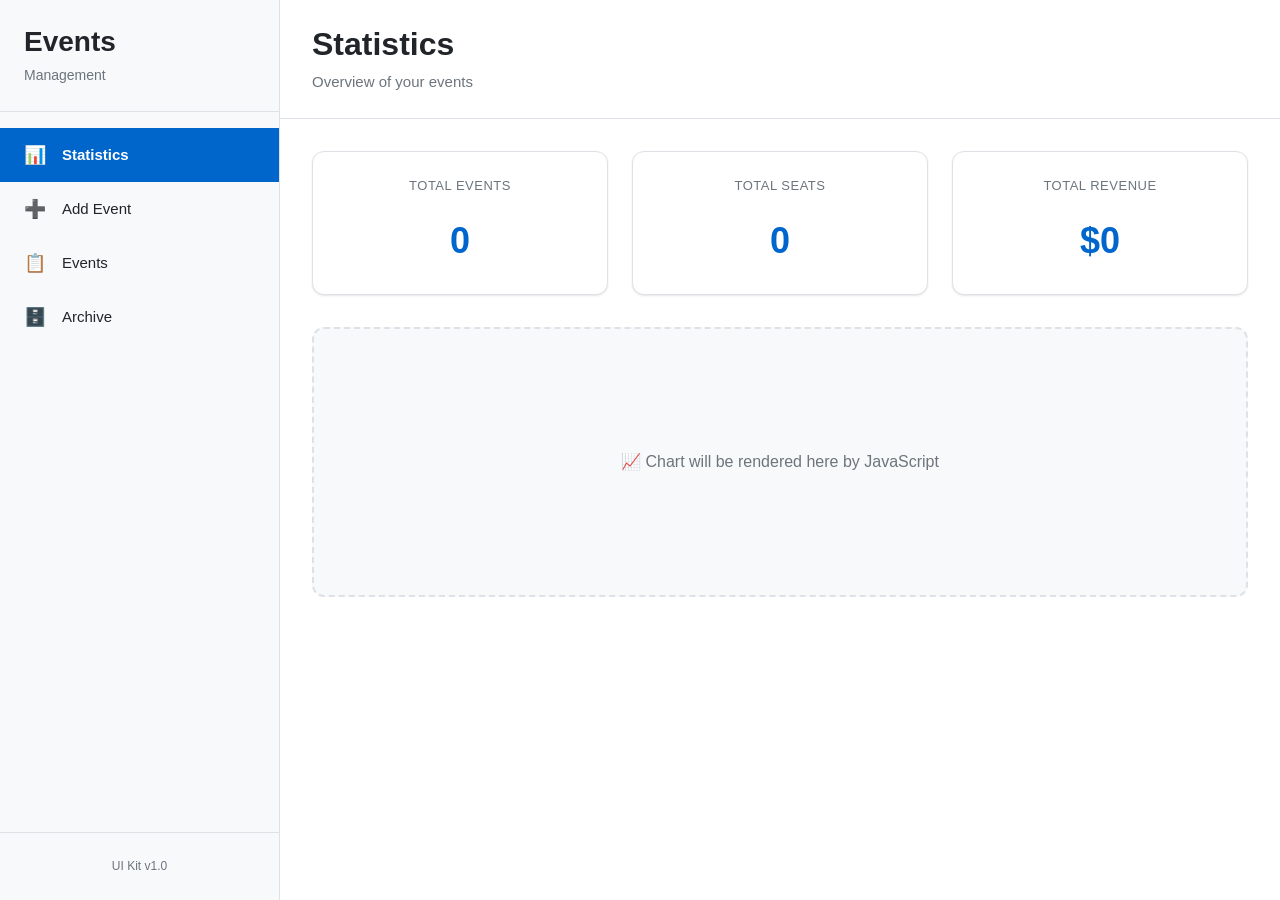
<file: index.html>
<!DOCTYPE html>
<html lang="en">
<head>
    <meta charset="UTF-8">
    <meta name="viewport" content="width=device-width, initial-scale=1.0">
    <title>Events Management App</title>
    <link rel="stylesheet" href="style.css">
</head>

<body>
    <div class="app">
        <!-- SIDEBAR -->
        <aside class="sidebar">
            <div class="sidebar__header">
                <h1 class="sidebar__title">Events</h1>
                <p class="sidebar__subtitle">Management</p>
            </div>

            <nav class="sidebar__nav">
                <!-- Screen buttons (students will add JS to handle click + switch screens) -->
                <button class="sidebar__btn is-active" data-screen="stats">
                    <span class="sidebar__icon">📊</span>
                    <span class="sidebar__label">Statistics</span>
                </button>

                <button class="sidebar__btn" data-screen="add">
                    <span class="sidebar__icon">➕</span>
                    <span class="sidebar__label">Add Event</span>
                </button>

                <button class="sidebar__btn" data-screen="list">
                    <span class="sidebar__icon">📋</span>
                    <span class="sidebar__label">Events</span>
                </button>

                <button class="sidebar__btn" data-screen="archive">
                    <span class="sidebar__icon">🗄️</span>
                    <span class="sidebar__label">Archive</span>
                </button>
            </nav>

            <footer class="sidebar__footer">
                <p class="text-muted">UI Kit v1.0</p>
            </footer>
        </aside>

        <!-- MAIN CONTENT -->
        <main class="main">
            <!-- Page Header (content changes based on active screen) -->
            <header class="page-header">
                <div class="page-header__content">
                    <h2 class="page-title" id="page-title">Statistics</h2>
                    <p class="page-subtitle" id="page-subtitle">Overview of your events</p>
                </div>
            </header>

            <!-- SCREENS (only one visible at a time) -->
            <div class="screens">
                
                <!-- SCREEN 1: Statistics (DEFAULT) -->
                <section class="screen is-visible" data-screen="stats">
                    <div class="screen__content">
                        <!-- STAT CARDS (JS will update values) -->
                        <div class="stats-grid">
                            <article class="stat-card">
                                <p class="stat-card__label">Total Events</p>
                                <p class="stat-card__value" id="stat-total-events">0</p>
                            </article>

                            <article class="stat-card">
                                <p class="stat-card__label">Total Seats</p>
                                <p class="stat-card__value" id="stat-total-seats">0</p>
                            </article>

                            <article class="stat-card">
                                <p class="stat-card__label">Total Revenue</p>
                                <p class="stat-card__value" id="stat-total-price">$0</p>
                            </article>
                        </div>

                        <!-- Placeholder for chart (students can add Chart.js or similar) -->
                        <div class="chart-placeholder">
                            <p class="text-muted">📈 Chart will be rendered here by JavaScript</p>
                        </div>
                    </div>
                </section>

                <!-- SCREEN 2: Add Event -->
                <section class="screen is-visible" data-screen="add">
                    <div class="screen__content">
                        <form class="form" id="event-form">
                            <!-- Error messages area -->
                            <div class="alert alert--error is-hidden" id="form-errors"></div>

                            <!-- Title -->
                            <div class="form__group">
                                <label class="form__label" for="event-title">Event Title</label>
                                <input 
                                    type="text" 
                                    id="event-title" 
                                    class="input" 
                                    placeholder="Enter event title"
                                    required
                                >
                            </div>

                            <!-- Image URL -->
                            <div class="form__group">
                                <label class="form__label" for="event-image">Image URL</label>
                                <input 
                                    type="url" 
                                    id="event-image" 
                                    class="input" 
                                    placeholder="https://example.com/image.jpg"
                                >
                            </div>

                            <!-- Description -->
                            <div class="form__group">
                                <label class="form__label" for="event-description">Description</label>
                                <textarea 
                                    id="event-description" 
                                    class="input" 
                                    placeholder="Describe the event..."
                                    rows="4"
                                ></textarea>
                            </div>

                            <!-- Seats -->
                            <div class="form__group">
                                <label class="form__label" for="event-seats">Number of Seats</label>
                                <input 
                                    type="number" 
                                    id="event-seats" 
                                    class="input" 
                                    placeholder="100"
                                    min="1"
                                    required
                                >
                            </div>

                            <!-- Base Price -->
                            <div class="form__group">
                                <label class="form__label" for="event-price">Base Price ($)</label>
                                <input 
                                    type="number" 
                                    id="event-price" 
                                    class="input" 
                                    placeholder="50.00"
                                    min="0"
                                    step="0.01"
                                    required
                                >
                            </div>

                            <!-- VARIANTS SECTION -->
                            <fieldset class="variants">
                                <legend class="variants__title">
                                    Pricing Variants (Optional)
                                    <button type="button" class="btn btn--small" id="btn-add-variant" onclick="add_variants()">+ Add Variant</button>
                                </legend>
                                
                                <!-- Variant rows will be appended here by JS -->
                                <div id="variants-list" class="variants__list">
                                    <!-- EXAMPLE: Students should clone this structure -->
                                    <!-- 
                                    <div class="variant-row">
                                        <input type="text" class="input variant-row__name" placeholder="Variant name (e.g., 'Early Bird')" />
                                        <input type="number" class="input variant-row__qty" placeholder="Qty" min="1" />
                                        <input type="number" class="input variant-row__value" placeholder="Value" step="0.01" />
                                        <select class="select variant-row__type">
                                            <option value="fixed">Fixed Price</option>
                                            <option value="percentage">Percentage Off</option>
                                        </select>
                                        <button type="button" class="btn btn--danger btn--small variant-row__remove">Remove</button>
                                    </div>
                                    -->
                                </div>
                            </fieldset>

                            <!-- Submit Button -->
                            <div class="form__actions">
                                <button type="submit" class="btn btn--primary">Create Event</button>
                                <button type="reset" class="btn btn--ghost">Clear</button>
                            </div>
                        </form>
                    </div>
                </section>

                <!-- SCREEN 3: Events List -->
                <section class="screen" data-screen="list">
                    <div class="screen__content">
                        <!-- Search & Sort Controls -->
                        <div class="controls">
                            <input 
                                type="text" 
                                id="search-events" 
                                class="input" 
                                placeholder="🔍 Search events by title..."
                            >
                            <select id="sort-events" class="select">
                                <option value="title-asc">Sort: Title (A-Z)</option>
                                <option value="title-desc">Sort: Title (Z-A)</option>
                                <option value="price-asc">Sort: Price (Low to High)</option>
                                <option value="price-desc">Sort: Price (High to Low)</option>
                                <option value="seats-asc">Sort: Seats (Low to High)</option>
                            </select>
                        </div>

                        <!-- Events Table -->
                        <table class="table" id="events-table">
                            <thead class="table__head">
                                <tr>
                                    <th>#</th>
                                    <th>Title</th>
                                    <th>Seats</th>
                                    <th>Price</th>
                                    <th>Variants</th>
                                    <th>Actions</th>
                                </tr>
                            </thead>
                            <tbody class="table__body">
                                <!-- EXAMPLE: Students will populate this with JS -->
                                <!-- 
                                <tr class="table__row" data-event-id="1">
                                    <td>1</td>
                                    <td>Summer Festival</td>
                                    <td>100</td>
                                    <td>$49.99</td>
                                    <td><span class="badge">3</span></td>
                                    <td>
                                        <button class="btn btn--small" data-action="details" data-event-id="1">Details</button>
                                        <button class="btn btn--small" data-action="edit" data-event-id="1">Edit</button>
                                        <button class="btn btn--danger btn--small" data-action="archive" data-event-id="1">Delete</button>
                                    </td>
                                </tr>
                                -->
                            </tbody>
                        </table>

                        <!-- Pagination -->
                        <div class="pagination" id="events-pagination">
                            <!-- JS will generate pagination buttons -->
                        </div>
                    </div>
                </section>

                <!-- SCREEN 4: Archive -->
                <section class="screen" data-screen="archive">
                    <div class="screen__content">
                        <table class="table" id="archive-table">
                            <thead class="table__head">
                                <tr>
                                    <th>#</th>
                                    <th>Title</th>
                                    <th>Seats</th>
                                    <th>Price</th>
                                    <th>Actions</th>
                                </tr>
                            </thead>
                            <tbody class="table__body">
                                <!-- EXAMPLE: Students will populate this with JS -->
                                <!-- 
                                <tr class="table__row" data-event-id="1">
                                    <td>1</td>
                                    <td>Old Event</td>
                                    <td>50</td>
                                    <td>$29.99</td>
                                    <td>
                                        <button class="btn btn--small" data-action="restore" data-event-id="1">Restore</button>
                                    </td>
                                </tr>
                                -->
                            </tbody>
                        </table>
                    </div>
                </section>

            </div>
        </main>
    </div>

    <!-- MODAL (hidden by default) -->
    <div class="modal is-hidden" id="event-modal">
        <div class="modal__overlay"></div>
        <div class="modal__content">
            <header class="modal__header">
                <h3 class="modal__title" id="modal-title">Event Details</h3>
                <button class="modal__close" data-action="close-modal">&times;</button>
            </header>
            <div class="modal__body" id="modal-body">
                <!-- Content populated by JS -->
            </div>
        </div>
    </div>

    <!-- SAMPLE DATA (for reference) -->
    <!-- 
    const sampleEvents = [
        {
            id: 1,
            title: "Summer Festival",
            image: "https://...",
            description: "Join us for an amazing summer festival",
            seats: 100,
            price: 49.99,
            variants: [
                { id: 1, name: "Early Bird", qty: 20, value: 10, type: "fixed" },
                { id: 2, name: "Student", qty: 30, value: 20, type: "percentage" }
            ]
        },
        ...
    ];

    const sampleArchive = [];
    -->
    <script src="./js.js">

    </script>
</body>
</html>
</file>
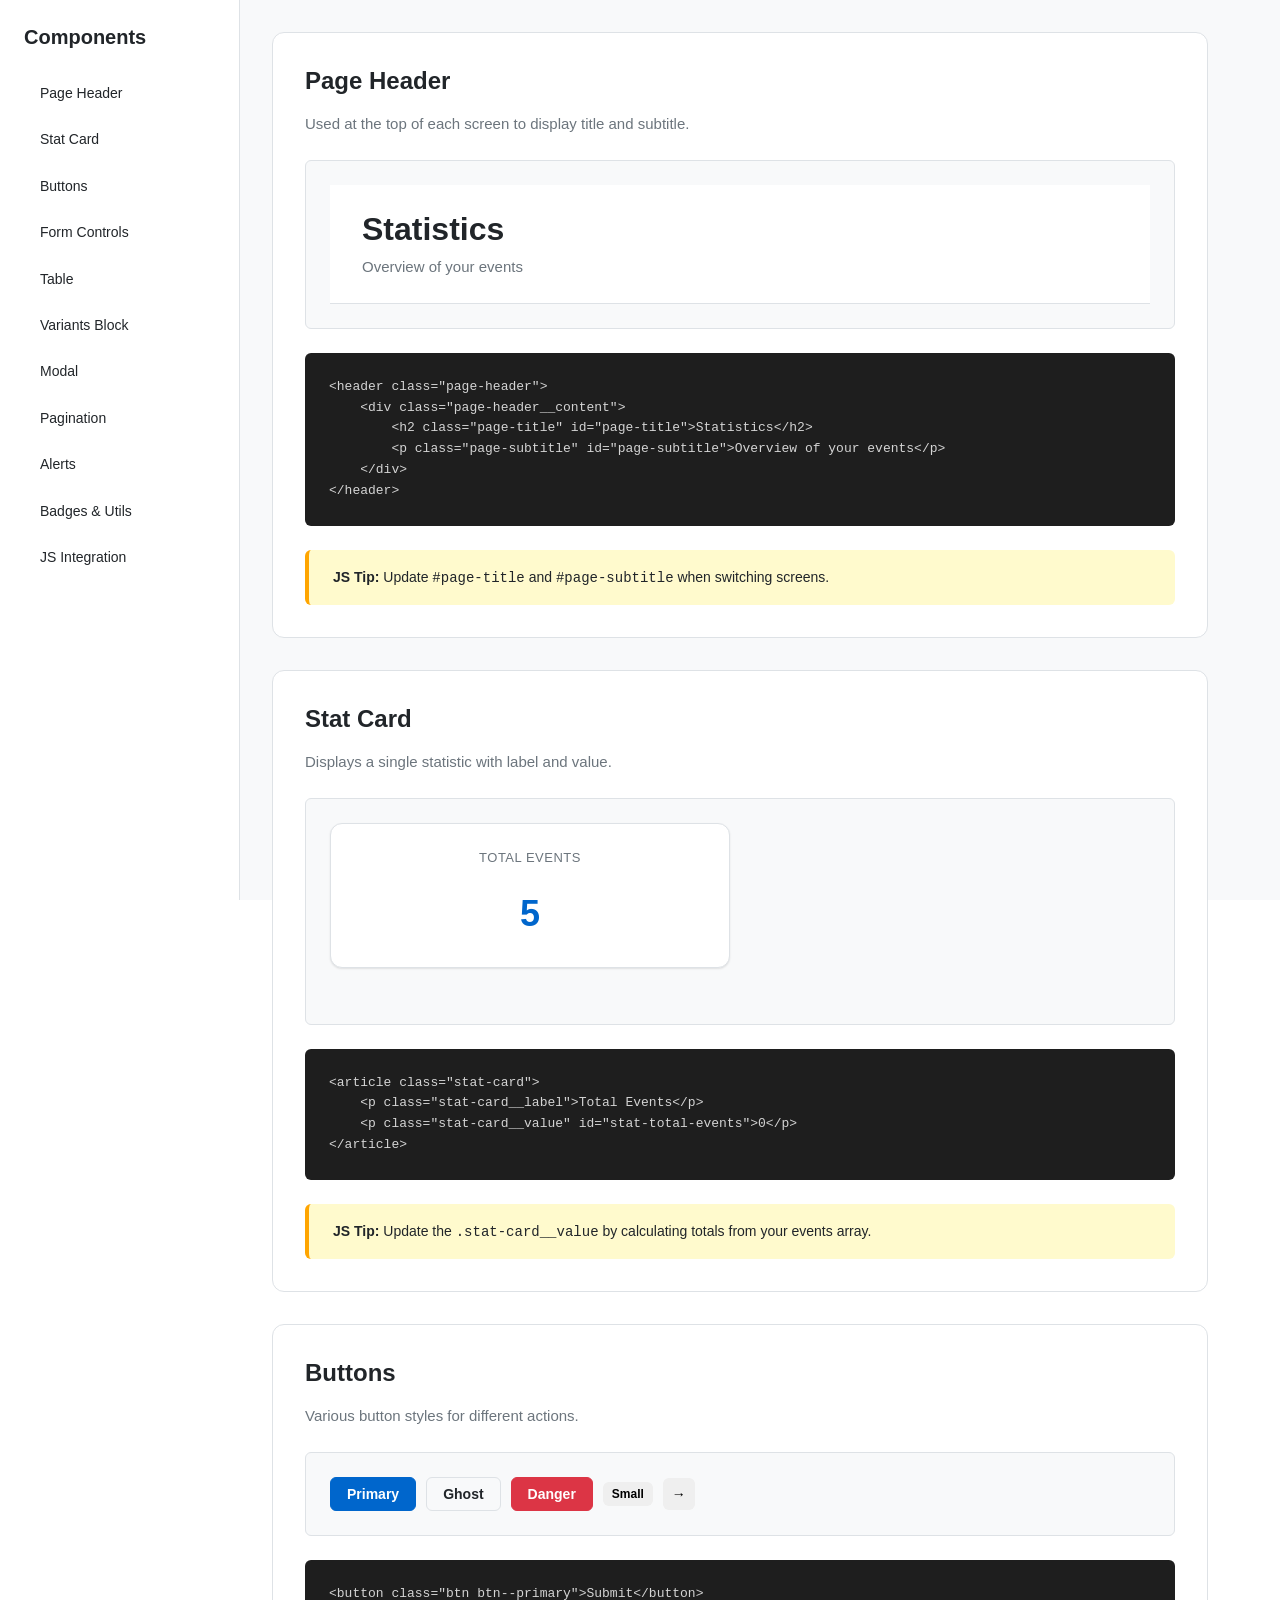
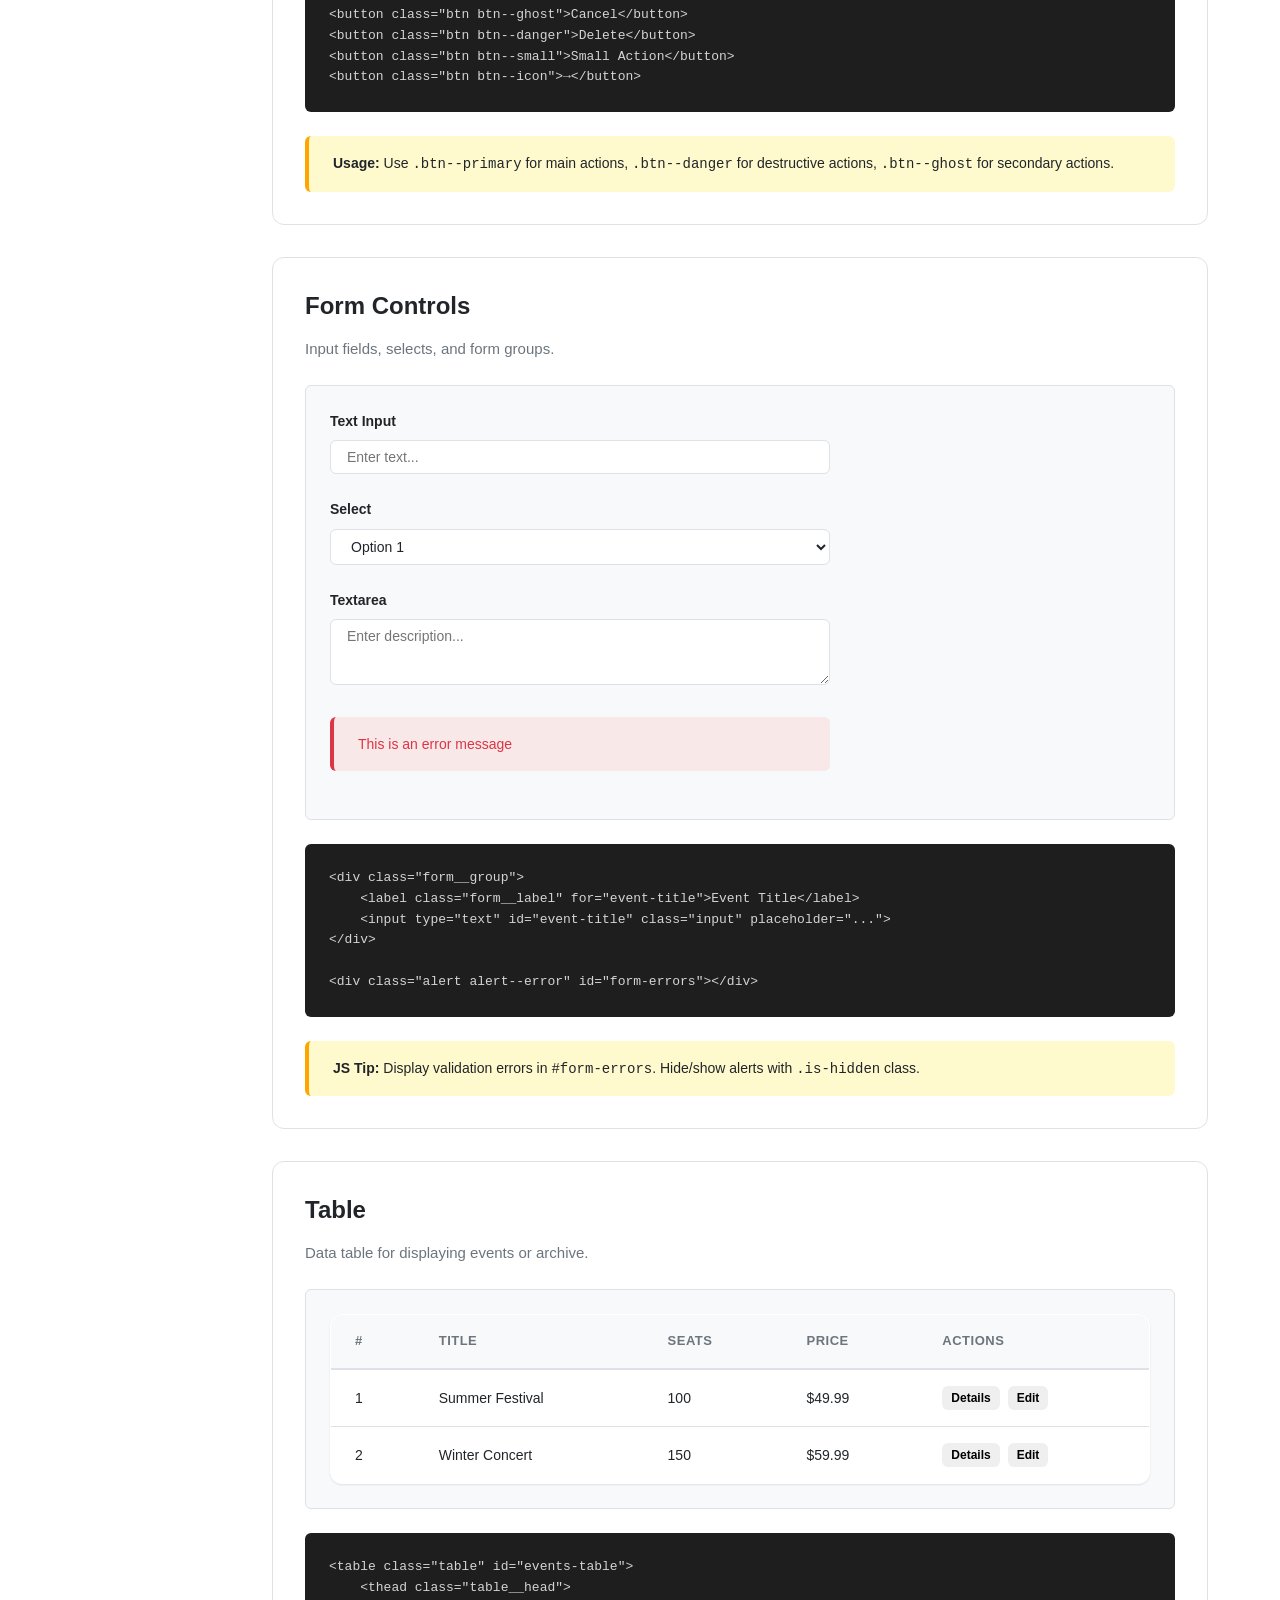
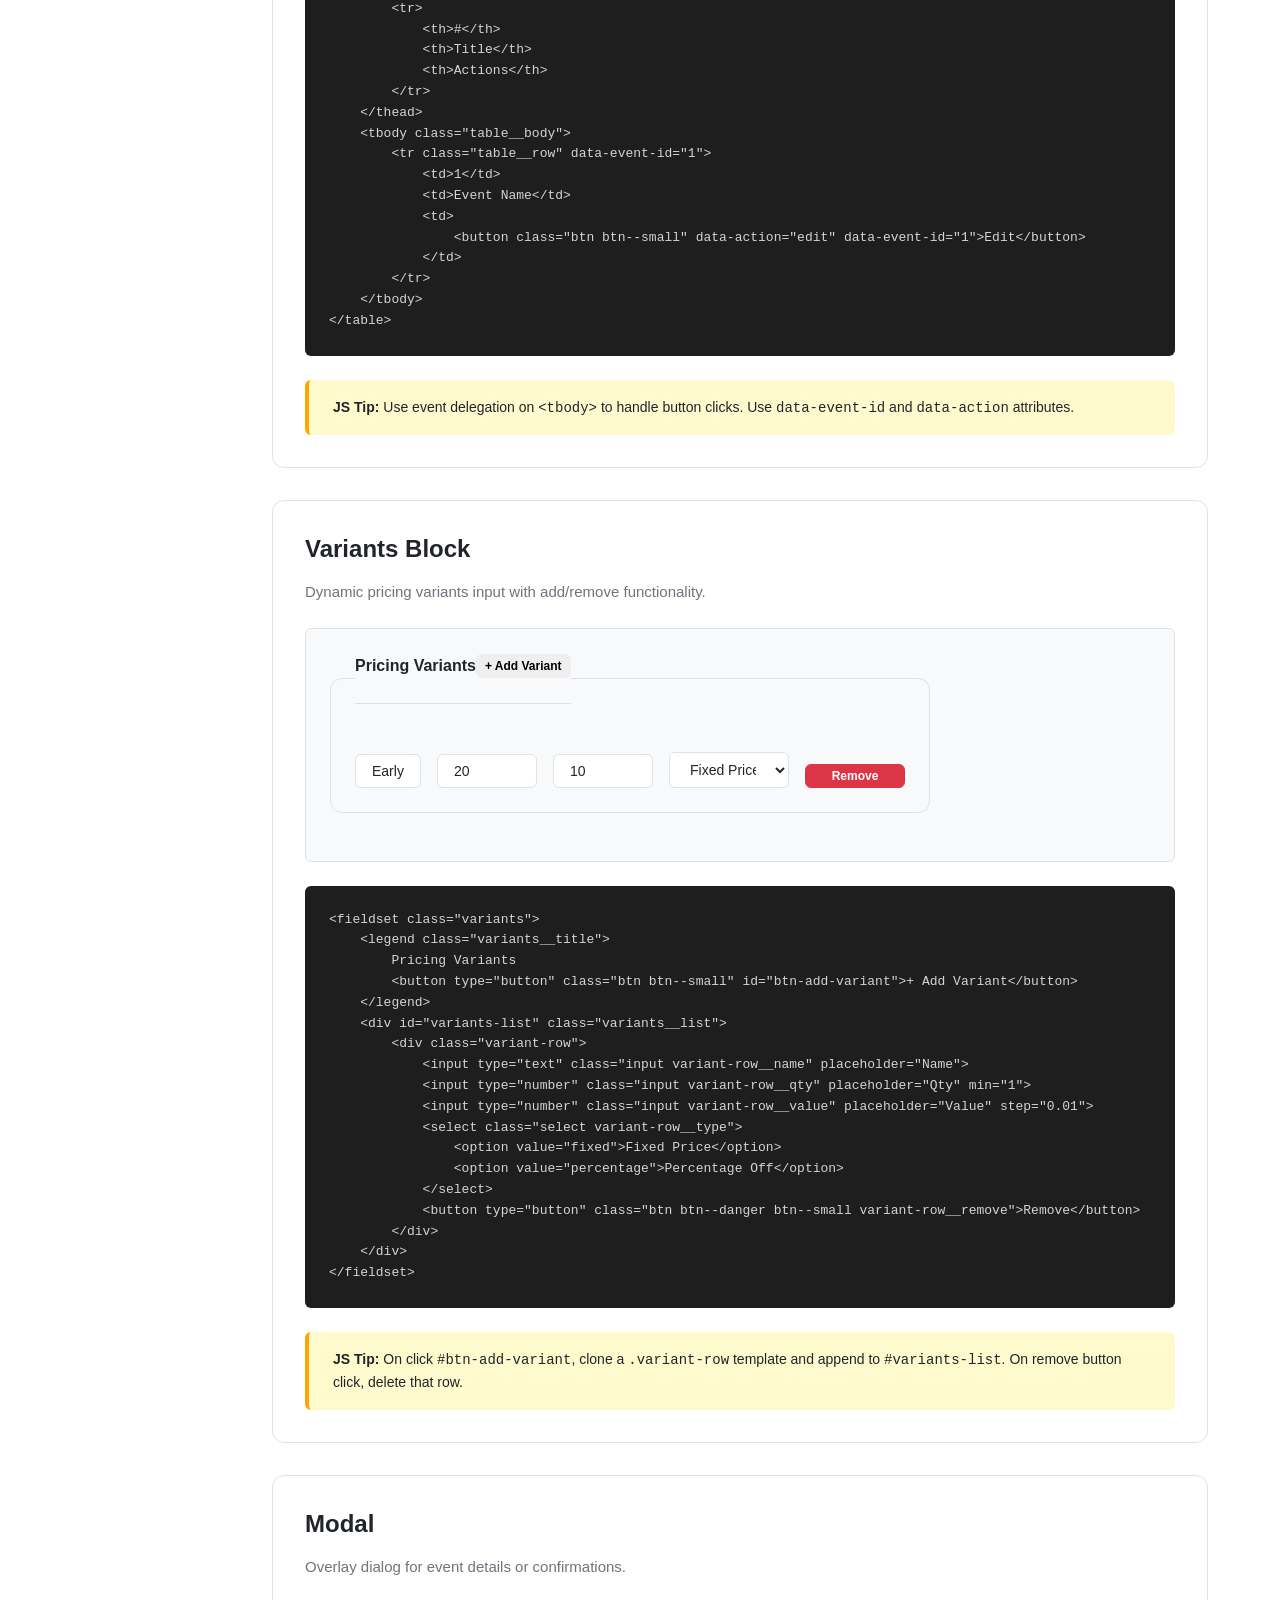
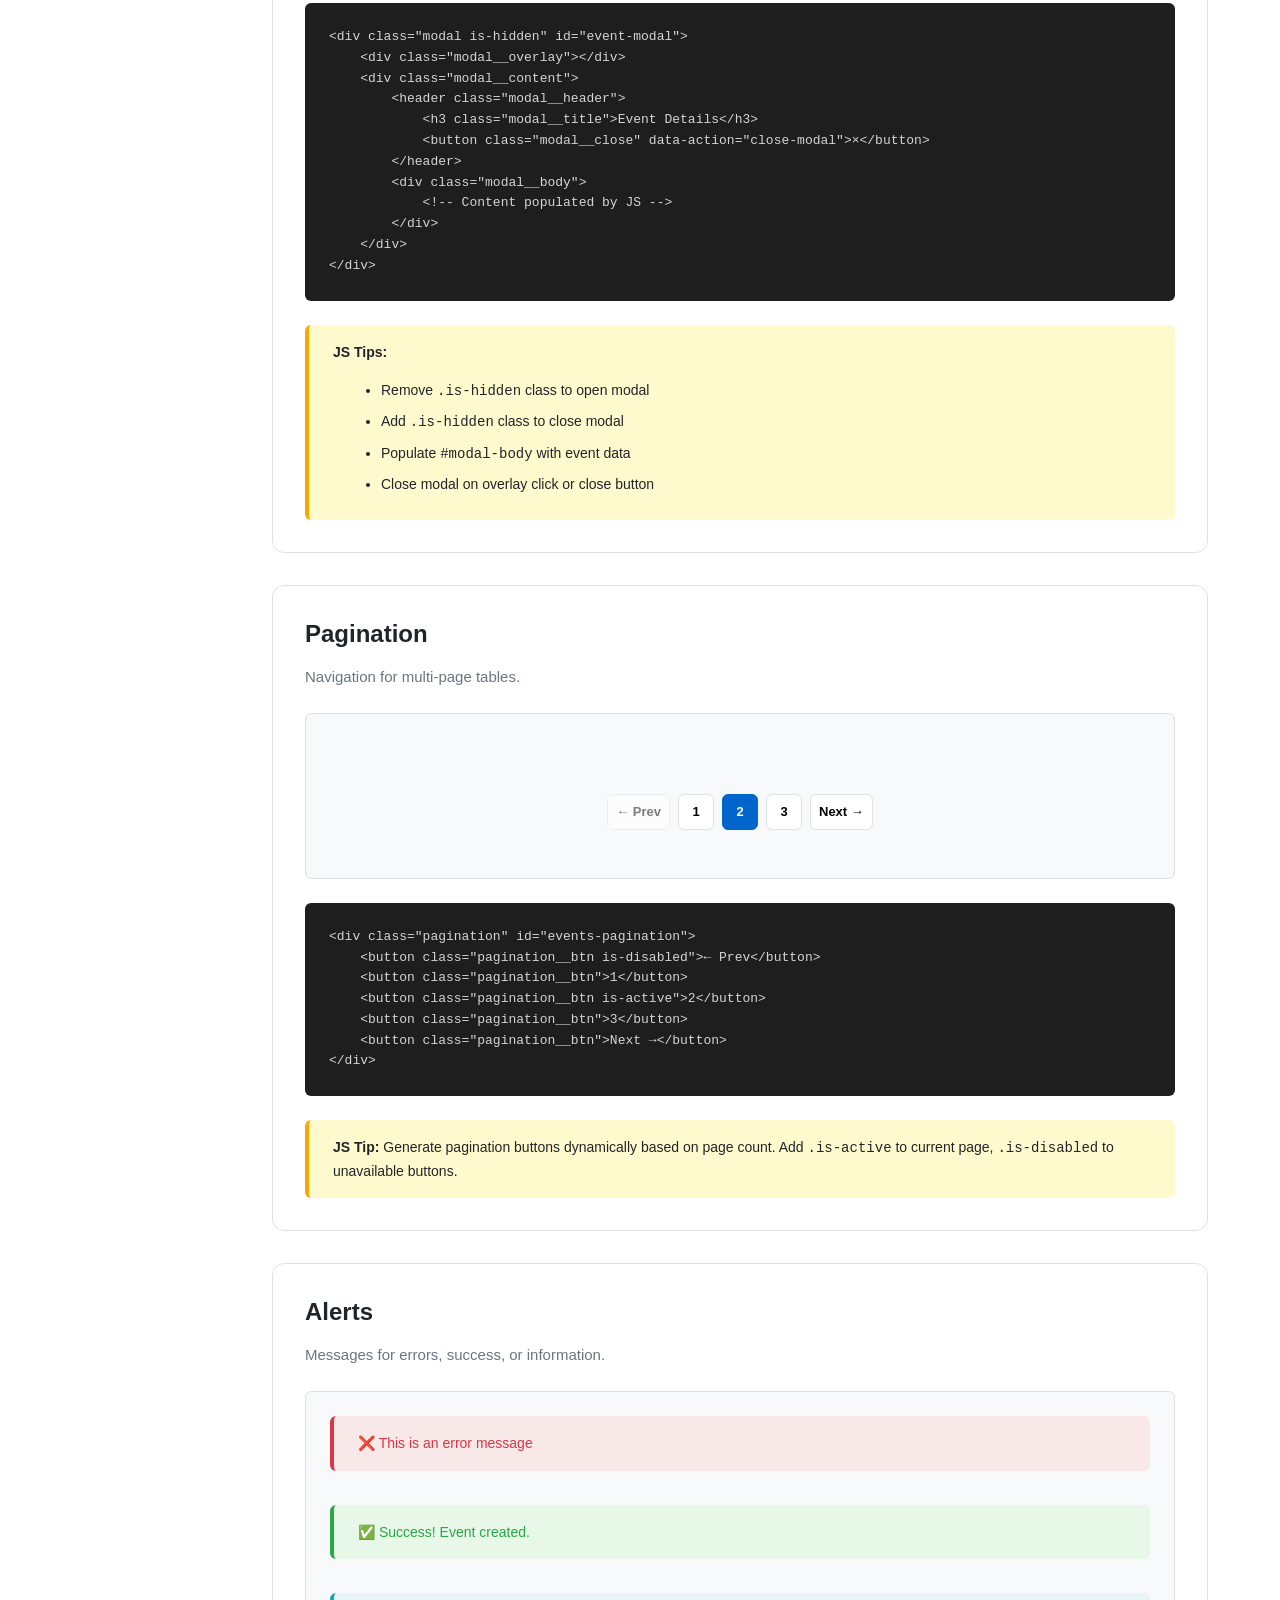
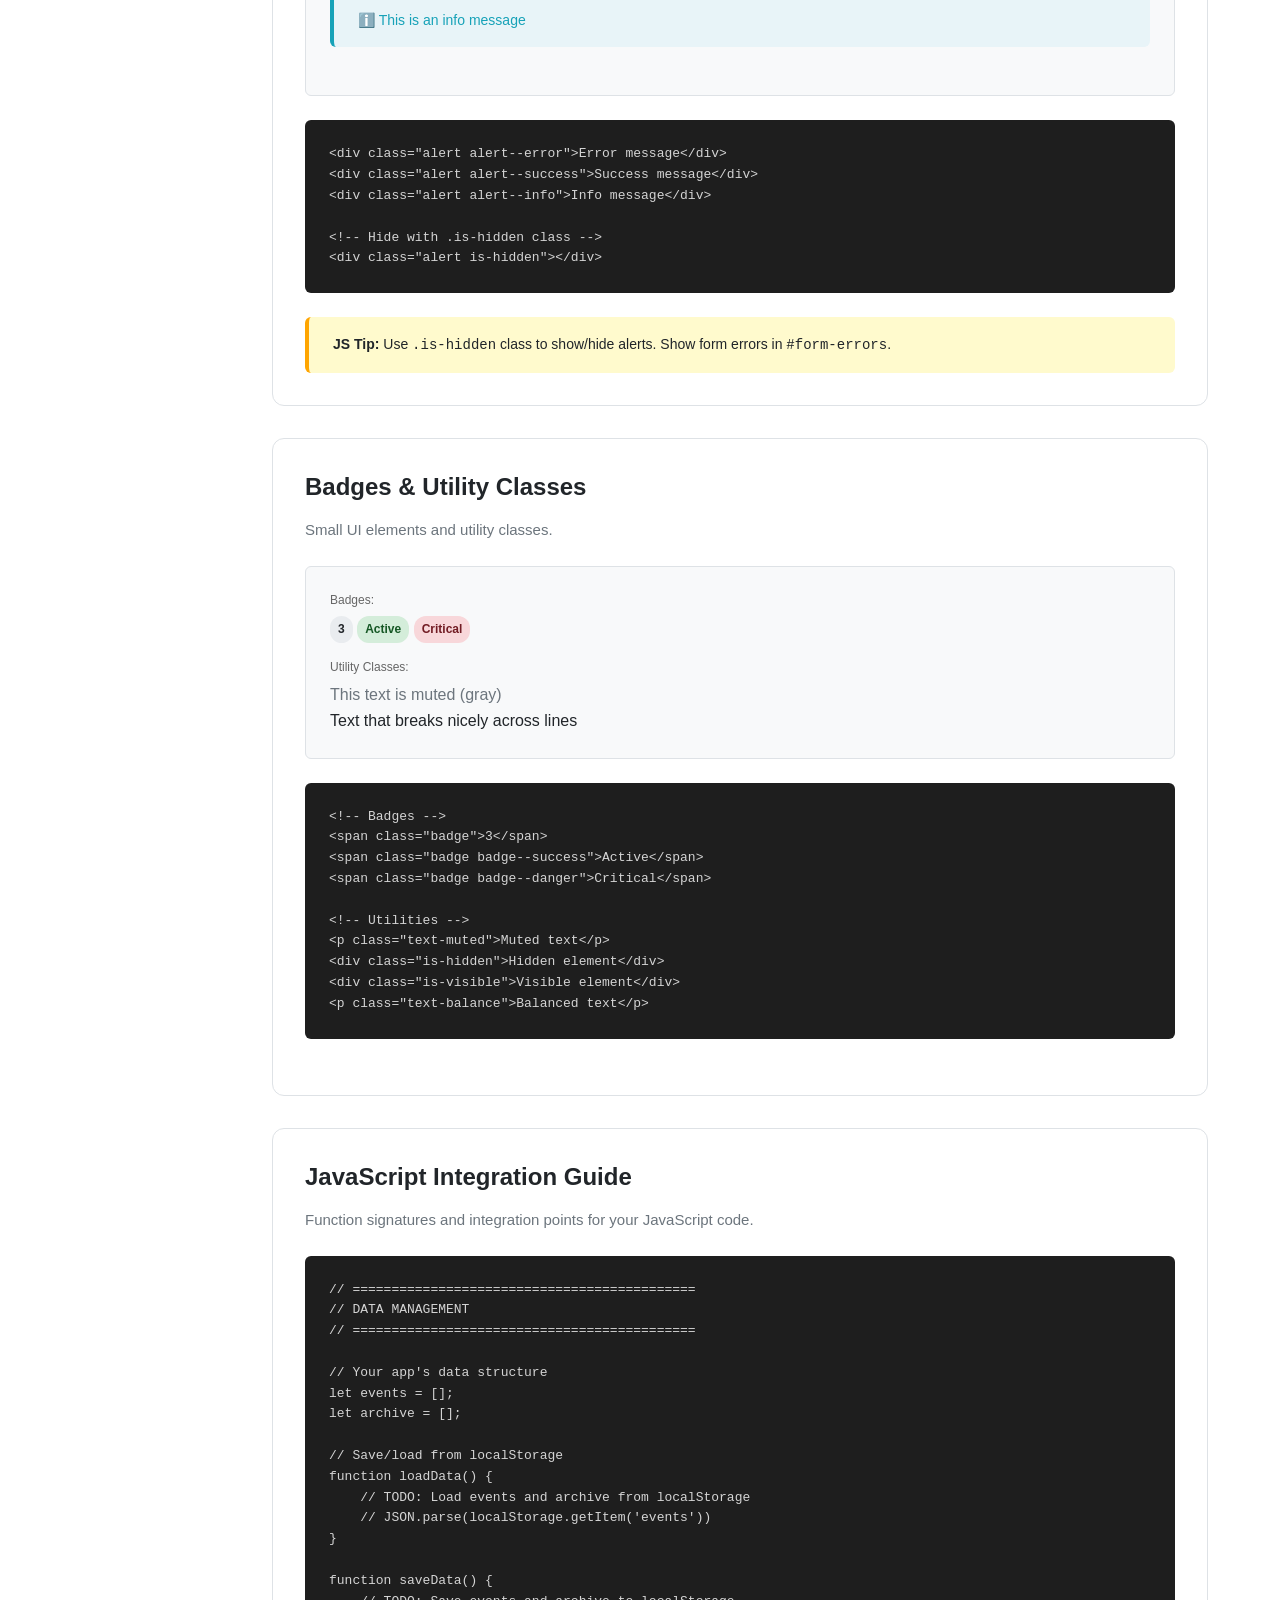
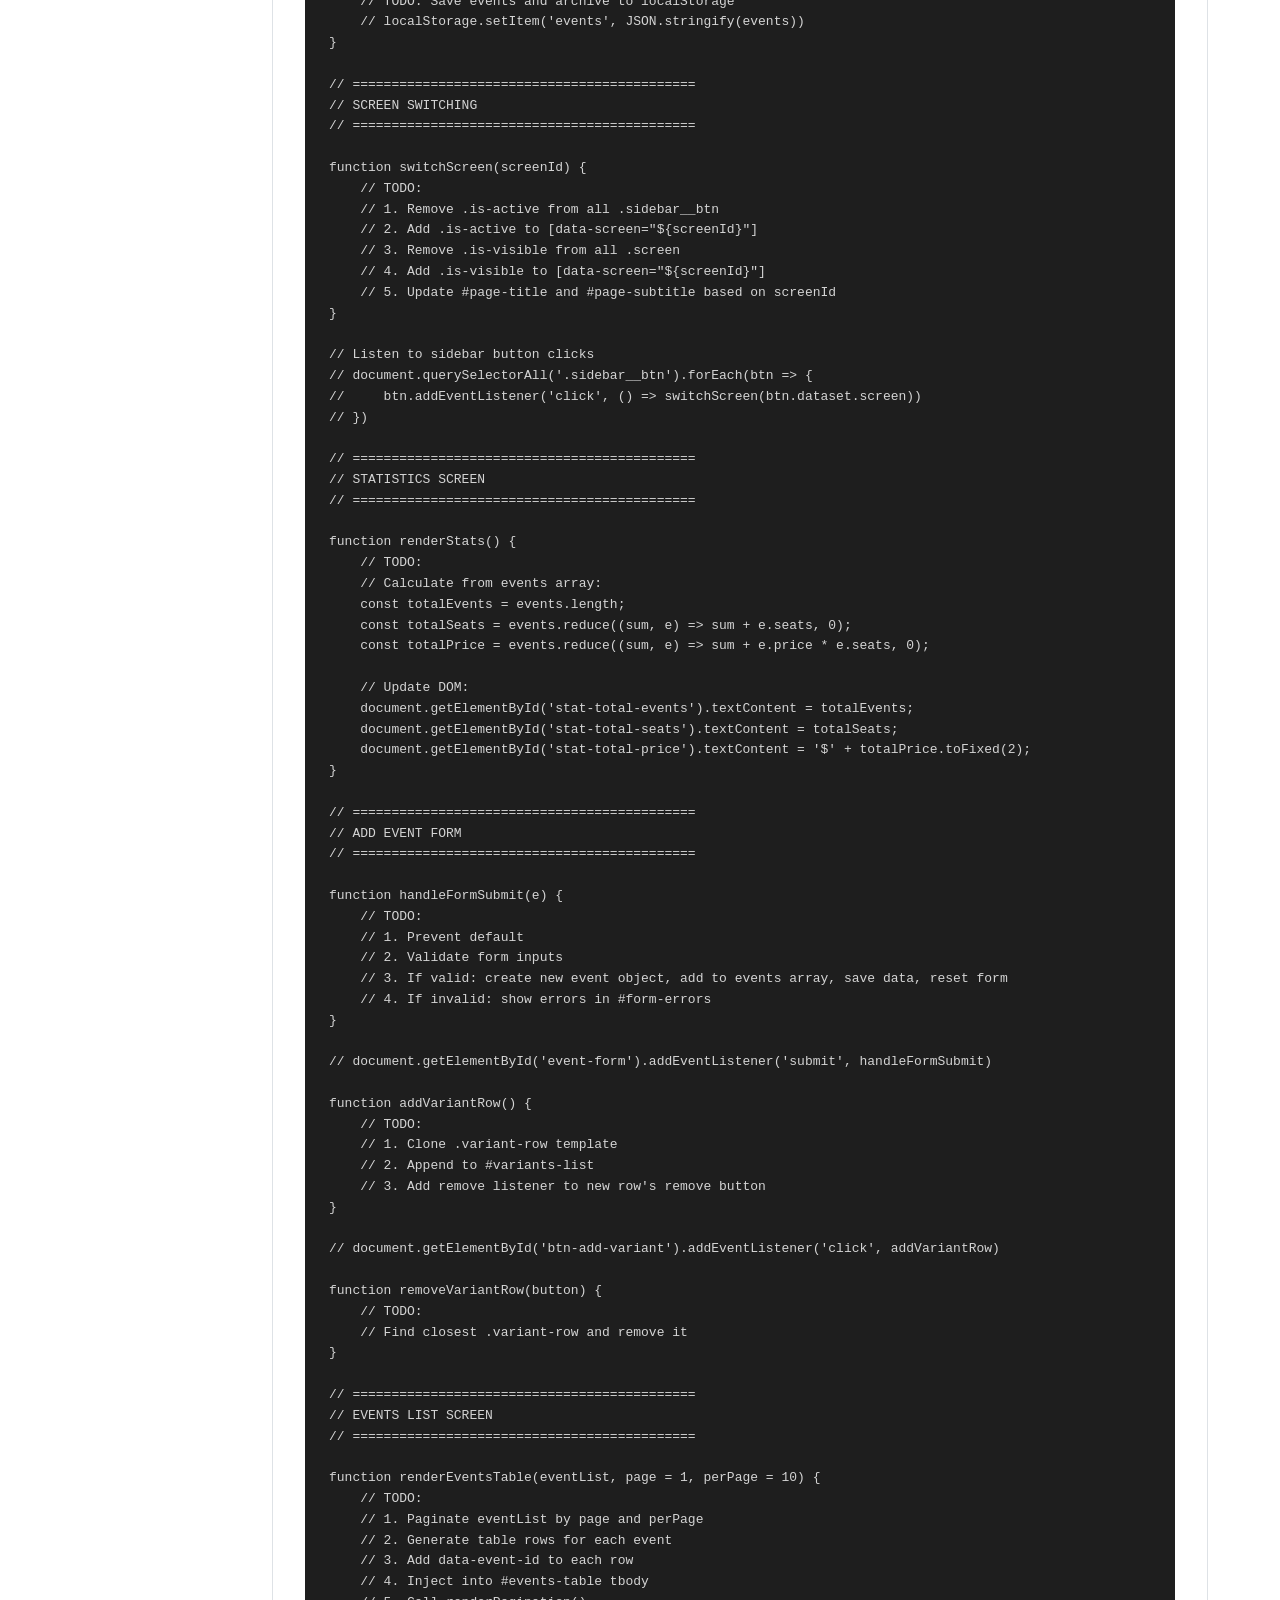
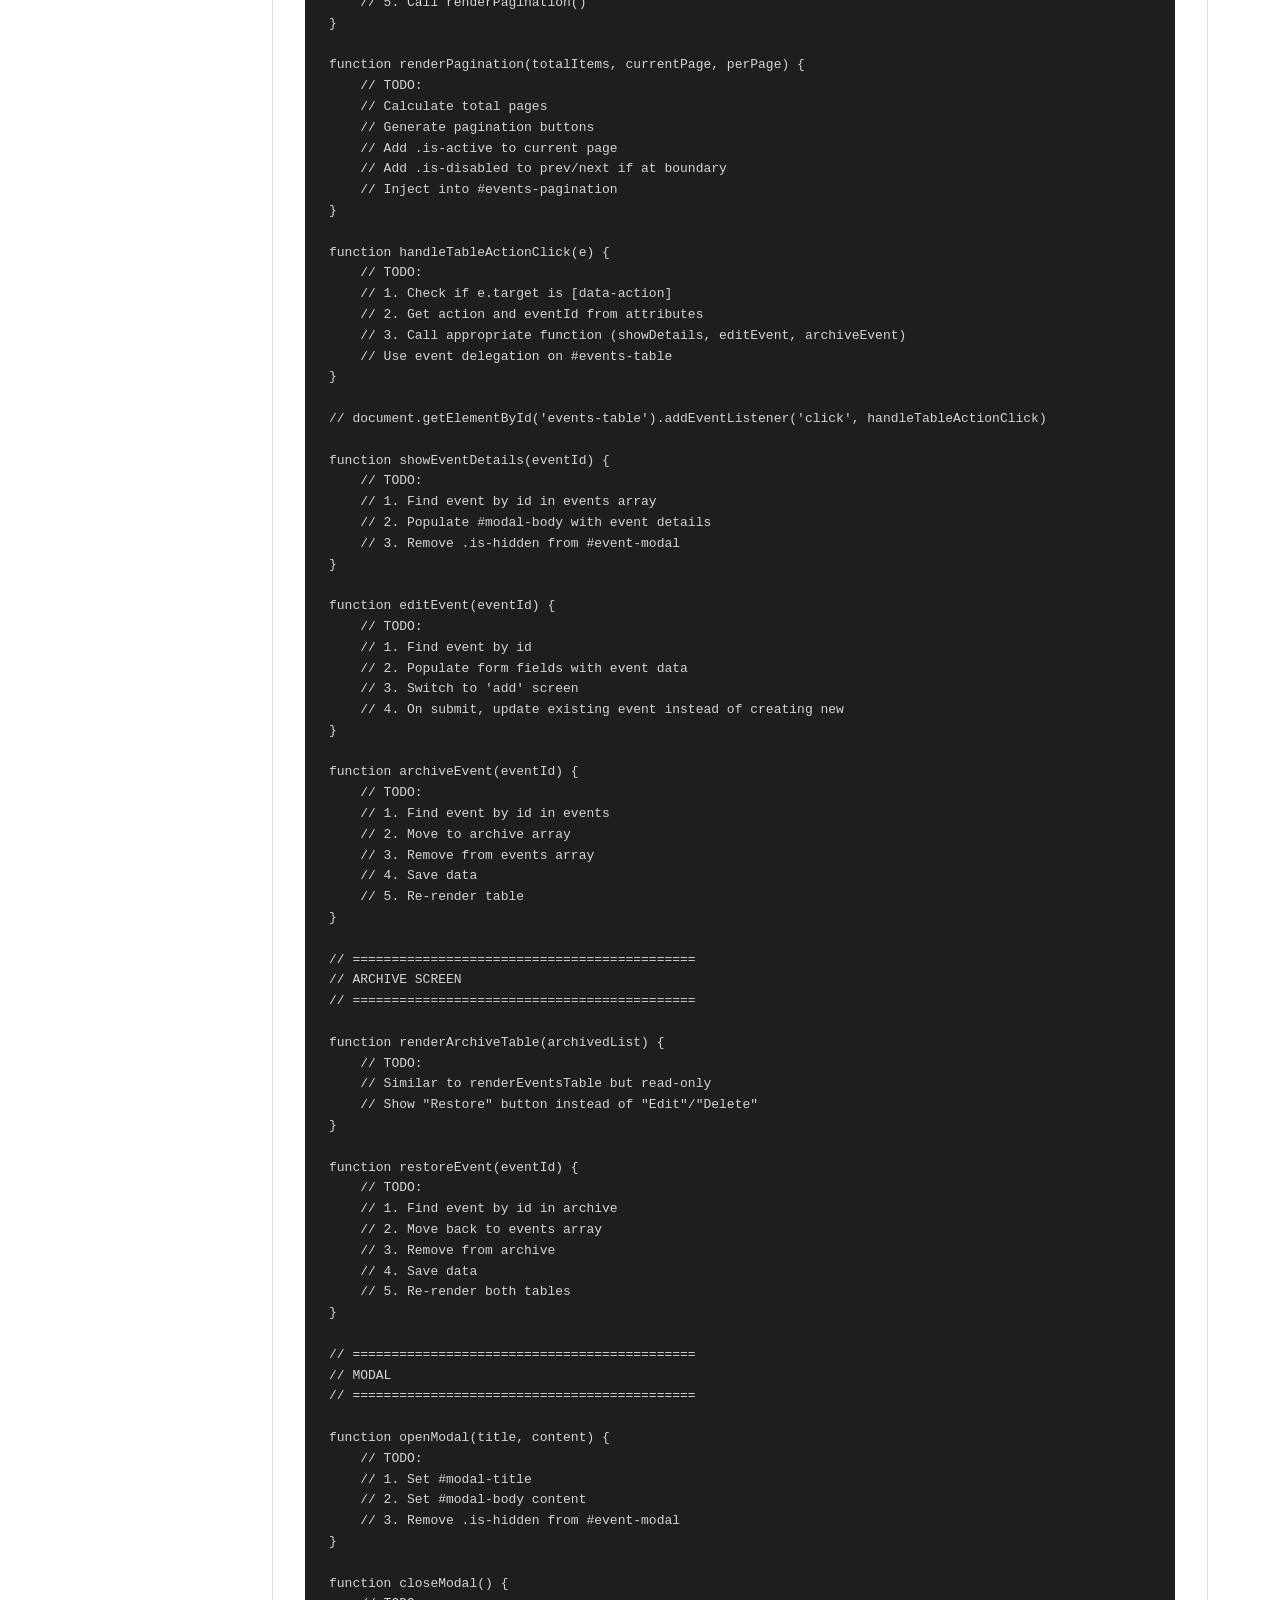
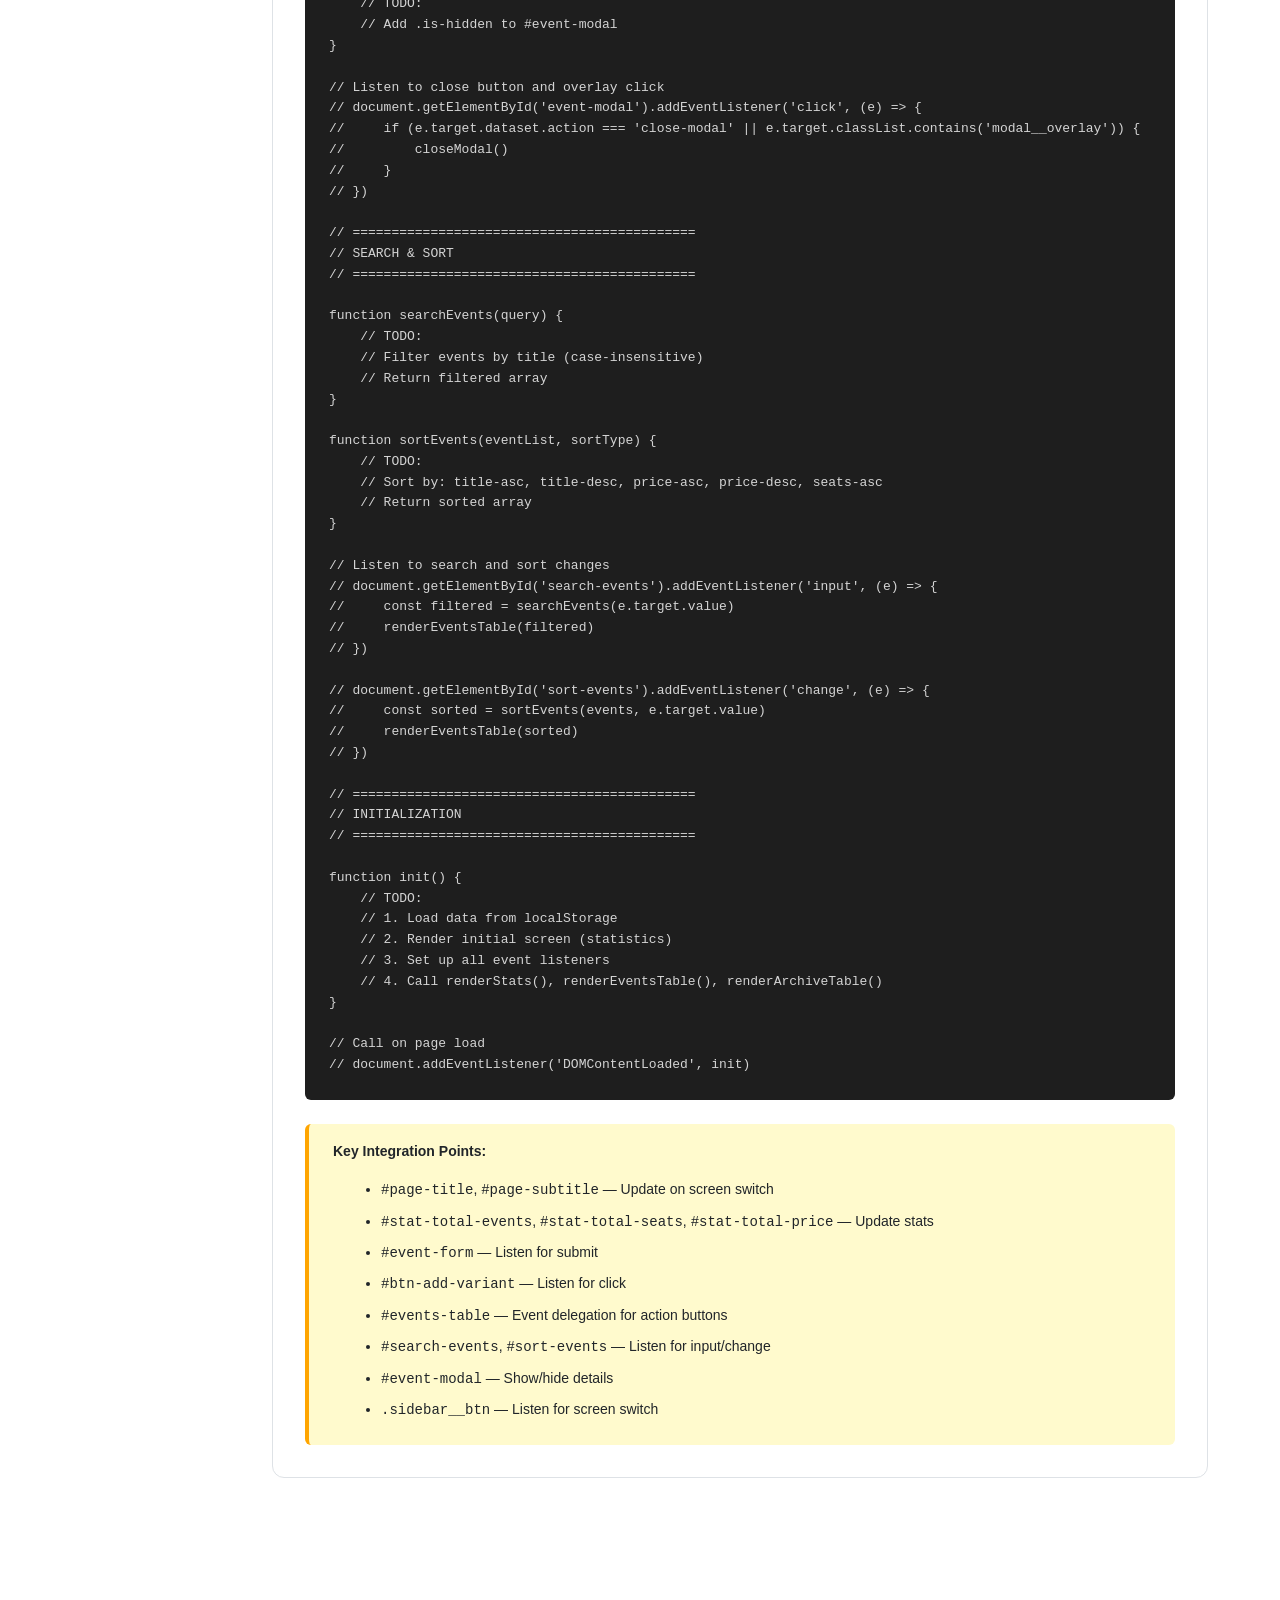
<file: doc.html>
<!DOCTYPE html>
<html lang="en">
<head>
    <meta charset="UTF-8">
    <meta name="viewport" content="width=device-width, initial-scale=1.0">
    <title>Events UI Kit - Component Documentation</title>
    <link rel="stylesheet" href="style.css">
</head>
<body class="doc-body">
    <div class="doc-container">
        <!-- DOC SIDEBAR -->
        <aside class="doc-sidebar">
            <h1 class="doc-sidebar__title">Components</h1>
            <nav class="doc-nav">
                <a href="#comp-header" class="doc-nav__link">Page Header</a>
                <a href="#comp-stat-card" class="doc-nav__link">Stat Card</a>
                <a href="#comp-buttons" class="doc-nav__link">Buttons</a>
                <a href="#comp-inputs" class="doc-nav__link">Form Controls</a>
                <a href="#comp-table" class="doc-nav__link">Table</a>
                <a href="#comp-variants" class="doc-nav__link">Variants Block</a>
                <a href="#comp-modal" class="doc-nav__link">Modal</a>
                <a href="#comp-pagination" class="doc-nav__link">Pagination</a>
                <a href="#comp-alerts" class="doc-nav__link">Alerts</a>
                <a href="#comp-badges" class="doc-nav__link">Badges & Utils</a>
                <a href="#js-guide" class="doc-nav__link">JS Integration</a>
            </nav>
        </aside>

        <!-- DOC MAIN -->
        <main class="doc-main">

            <!-- HEADER -->
            <section id="comp-header" class="doc-section">
                <h2 class="doc-section__title">Page Header</h2>
                <p class="doc-section__description">Used at the top of each screen to display title and subtitle.</p>

                <div class="doc-preview">
                    <header class="page-header">
                        <div class="page-header__content">
                            <h2 class="page-title">Statistics</h2>
                            <p class="page-subtitle">Overview of your events</p>
                        </div>
                    </header>
                </div>

                <div class="doc-code">
                    <pre><code>&lt;header class="page-header"&gt;
    &lt;div class="page-header__content"&gt;
        &lt;h2 class="page-title" id="page-title"&gt;Statistics&lt;/h2&gt;
        &lt;p class="page-subtitle" id="page-subtitle"&gt;Overview of your events&lt;/p&gt;
    &lt;/div&gt;
&lt;/header&gt;</code></pre>
                </div>

                <div class="doc-note">
                    <strong>JS Tip:</strong> Update <code>#page-title</code> and <code>#page-subtitle</code> when switching screens.
                </div>
            </section>

            <!-- STAT CARD -->
            <section id="comp-stat-card" class="doc-section">
                <h2 class="doc-section__title">Stat Card</h2>
                <p class="doc-section__description">Displays a single statistic with label and value.</p>

                <div class="doc-preview">
                    <div class="stats-grid" style="max-width: 400px;">
                        <article class="stat-card">
                            <p class="stat-card__label">Total Events</p>
                            <p class="stat-card__value">5</p>
                        </article>
                    </div>
                </div>

                <div class="doc-code">
                    <pre><code>&lt;article class="stat-card"&gt;
    &lt;p class="stat-card__label"&gt;Total Events&lt;/p&gt;
    &lt;p class="stat-card__value" id="stat-total-events"&gt;0&lt;/p&gt;
&lt;/article&gt;</code></pre>
                </div>

                <div class="doc-note">
                    <strong>JS Tip:</strong> Update the <code>.stat-card__value</code> by calculating totals from your events array.
                </div>
            </section>

            <!-- BUTTONS -->
            <section id="comp-buttons" class="doc-section">
                <h2 class="doc-section__title">Buttons</h2>
                <p class="doc-section__description">Various button styles for different actions.</p>

                <div class="doc-preview">
                    <div style="display: flex; gap: 10px; flex-wrap: wrap; align-items: center;">
                        <button class="btn btn--primary">Primary</button>
                        <button class="btn btn--ghost">Ghost</button>
                        <button class="btn btn--danger">Danger</button>
                        <button class="btn btn--small">Small</button>
                        <button class="btn btn--icon">→</button>
                    </div>
                </div>

                <div class="doc-code">
                    <pre><code>&lt;button class="btn btn--primary"&gt;Submit&lt;/button&gt;
&lt;button class="btn btn--ghost"&gt;Cancel&lt;/button&gt;
&lt;button class="btn btn--danger"&gt;Delete&lt;/button&gt;
&lt;button class="btn btn--small"&gt;Small Action&lt;/button&gt;
&lt;button class="btn btn--icon"&gt;→&lt;/button&gt;</code></pre>
                </div>

                <div class="doc-note">
                    <strong>Usage:</strong> Use <code>.btn--primary</code> for main actions, <code>.btn--danger</code> for destructive actions, <code>.btn--ghost</code> for secondary actions.
                </div>
            </section>

            <!-- FORM CONTROLS -->
            <section id="comp-inputs" class="doc-section">
                <h2 class="doc-section__title">Form Controls</h2>
                <p class="doc-section__description">Input fields, selects, and form groups.</p>

                <div class="doc-preview">
                    <form class="form" style="max-width: 500px;">
                        <div class="form__group">
                            <label class="form__label" for="doc-input">Text Input</label>
                            <input type="text" id="doc-input" class="input" placeholder="Enter text...">
                        </div>

                        <div class="form__group">
                            <label class="form__label" for="doc-select">Select</label>
                            <select id="doc-select" class="select">
                                <option>Option 1</option>
                                <option>Option 2</option>
                                <option>Option 3</option>
                            </select>
                        </div>

                        <div class="form__group">
                            <label class="form__label" for="doc-textarea">Textarea</label>
                            <textarea id="doc-textarea" class="input" rows="3" placeholder="Enter description..."></textarea>
                        </div>

                        <div class="alert alert--error">
                            This is an error message
                        </div>
                    </form>
                </div>

                <div class="doc-code">
                    <pre><code>&lt;div class="form__group"&gt;
    &lt;label class="form__label" for="event-title"&gt;Event Title&lt;/label&gt;
    &lt;input type="text" id="event-title" class="input" placeholder="..."&gt;
&lt;/div&gt;

&lt;div class="alert alert--error" id="form-errors"&gt;&lt;/div&gt;</code></pre>
                </div>

                <div class="doc-note">
                    <strong>JS Tip:</strong> Display validation errors in <code>#form-errors</code>. Hide/show alerts with <code>.is-hidden</code> class.
                </div>
            </section>

            <!-- TABLE -->
            <section id="comp-table" class="doc-section">
                <h2 class="doc-section__title">Table</h2>
                <p class="doc-section__description">Data table for displaying events or archive.</p>

                <div class="doc-preview">
                    <table class="table">
                        <thead class="table__head">
                            <tr>
                                <th>#</th>
                                <th>Title</th>
                                <th>Seats</th>
                                <th>Price</th>
                                <th>Actions</th>
                            </tr>
                        </thead>
                        <tbody class="table__body">
                            <tr class="table__row">
                                <td>1</td>
                                <td>Summer Festival</td>
                                <td>100</td>
                                <td>$49.99</td>
                                <td>
                                    <button class="btn btn--small" data-action="details">Details</button>
                                    <button class="btn btn--small" data-action="edit">Edit</button>
                                </td>
                            </tr>
                            <tr class="table__row">
                                <td>2</td>
                                <td>Winter Concert</td>
                                <td>150</td>
                                <td>$59.99</td>
                                <td>
                                    <button class="btn btn--small" data-action="details">Details</button>
                                    <button class="btn btn--small" data-action="edit">Edit</button>
                                </td>
                            </tr>
                        </tbody>
                    </table>
                </div>

                <div class="doc-code">
                    <pre><code>&lt;table class="table" id="events-table"&gt;
    &lt;thead class="table__head"&gt;
        &lt;tr&gt;
            &lt;th&gt;#&lt;/th&gt;
            &lt;th&gt;Title&lt;/th&gt;
            &lt;th&gt;Actions&lt;/th&gt;
        &lt;/tr&gt;
    &lt;/thead&gt;
    &lt;tbody class="table__body"&gt;
        &lt;tr class="table__row" data-event-id="1"&gt;
            &lt;td&gt;1&lt;/td&gt;
            &lt;td&gt;Event Name&lt;/td&gt;
            &lt;td&gt;
                &lt;button class="btn btn--small" data-action="edit" data-event-id="1"&gt;Edit&lt;/button&gt;
            &lt;/td&gt;
        &lt;/tr&gt;
    &lt;/tbody&gt;
&lt;/table&gt;</code></pre>
                </div>

                <div class="doc-note">
                    <strong>JS Tip:</strong> Use event delegation on <code>&lt;tbody&gt;</code> to handle button clicks. Use <code>data-event-id</code> and <code>data-action</code> attributes.
                </div>
            </section>

            <!-- VARIANTS -->
            <section id="comp-variants" class="doc-section">
                <h2 class="doc-section__title">Variants Block</h2>
                <p class="doc-section__description">Dynamic pricing variants input with add/remove functionality.</p>

                <div class="doc-preview">
                    <fieldset class="variants" style="max-width: 600px;">
                        <legend class="variants__title">
                            Pricing Variants
                            <button type="button" class="btn btn--small">+ Add Variant</button>
                        </legend>
                        <div class="variants__list">
                            <div class="variant-row">
                                <input type="text" class="input variant-row__name" placeholder="Variant name (e.g., 'Early Bird')" value="Early Bird">
                                <input type="number" class="input variant-row__qty" placeholder="Qty" min="1" value="20">
                                <input type="number" class="input variant-row__value" placeholder="Value" step="0.01" value="10">
                                <select class="select variant-row__type">
                                    <option value="fixed" selected>Fixed Price</option>
                                    <option value="percentage">Percentage Off</option>
                                </select>
                                <button type="button" class="btn btn--danger btn--small variant-row__remove">Remove</button>
                            </div>
                        </div>
                    </fieldset>
                </div>

                <div class="doc-code">
                    <pre><code>&lt;fieldset class="variants"&gt;
    &lt;legend class="variants__title"&gt;
        Pricing Variants
        &lt;button type="button" class="btn btn--small" id="btn-add-variant"&gt;+ Add Variant&lt;/button&gt;
    &lt;/legend&gt;
    &lt;div id="variants-list" class="variants__list"&gt;
        &lt;div class="variant-row"&gt;
            &lt;input type="text" class="input variant-row__name" placeholder="Name"&gt;
            &lt;input type="number" class="input variant-row__qty" placeholder="Qty" min="1"&gt;
            &lt;input type="number" class="input variant-row__value" placeholder="Value" step="0.01"&gt;
            &lt;select class="select variant-row__type"&gt;
                &lt;option value="fixed"&gt;Fixed Price&lt;/option&gt;
                &lt;option value="percentage"&gt;Percentage Off&lt;/option&gt;
            &lt;/select&gt;
            &lt;button type="button" class="btn btn--danger btn--small variant-row__remove"&gt;Remove&lt;/button&gt;
        &lt;/div&gt;
    &lt;/div&gt;
&lt;/fieldset&gt;</code></pre>
                </div>

                <div class="doc-note">
                    <strong>JS Tip:</strong> On click <code>#btn-add-variant</code>, clone a <code>.variant-row</code> template and append to <code>#variants-list</code>. On remove button click, delete that row.
                </div>
            </section>

            <!-- MODAL -->
            <section id="comp-modal" class="doc-section">
                <h2 class="doc-section__title">Modal</h2>
                <p class="doc-section__description">Overlay dialog for event details or confirmations.</p>

                <div class="doc-code">
                    <pre><code>&lt;div class="modal is-hidden" id="event-modal"&gt;
    &lt;div class="modal__overlay"&gt;&lt;/div&gt;
    &lt;div class="modal__content"&gt;
        &lt;header class="modal__header"&gt;
            &lt;h3 class="modal__title"&gt;Event Details&lt;/h3&gt;
            &lt;button class="modal__close" data-action="close-modal"&gt;&times;&lt;/button&gt;
        &lt;/header&gt;
        &lt;div class="modal__body"&gt;
            &lt;!-- Content populated by JS --&gt;
        &lt;/div&gt;
    &lt;/div&gt;
&lt;/div&gt;</code></pre>
                </div>

                <div class="doc-note">
                    <strong>JS Tips:</strong> 
                    <ul>
                        <li>Remove <code>.is-hidden</code> class to open modal</li>
                        <li>Add <code>.is-hidden</code> class to close modal</li>
                        <li>Populate <code>#modal-body</code> with event data</li>
                        <li>Close modal on overlay click or close button</li>
                    </ul>
                </div>
            </section>

            <!-- PAGINATION -->
            <section id="comp-pagination" class="doc-section">
                <h2 class="doc-section__title">Pagination</h2>
                <p class="doc-section__description">Navigation for multi-page tables.</p>

                <div class="doc-preview">
                    <div class="pagination">
                        <button class="pagination__btn is-disabled">← Prev</button>
                        <button class="pagination__btn">1</button>
                        <button class="pagination__btn is-active">2</button>
                        <button class="pagination__btn">3</button>
                        <button class="pagination__btn">Next →</button>
                    </div>
                </div>

                <div class="doc-code">
                    <pre><code>&lt;div class="pagination" id="events-pagination"&gt;
    &lt;button class="pagination__btn is-disabled"&gt;← Prev&lt;/button&gt;
    &lt;button class="pagination__btn"&gt;1&lt;/button&gt;
    &lt;button class="pagination__btn is-active"&gt;2&lt;/button&gt;
    &lt;button class="pagination__btn"&gt;3&lt;/button&gt;
    &lt;button class="pagination__btn"&gt;Next →&lt;/button&gt;
&lt;/div&gt;</code></pre>
                </div>

                <div class="doc-note">
                    <strong>JS Tip:</strong> Generate pagination buttons dynamically based on page count. Add <code>.is-active</code> to current page, <code>.is-disabled</code> to unavailable buttons.
                </div>
            </section>

            <!-- ALERTS -->
            <section id="comp-alerts" class="doc-section">
                <h2 class="doc-section__title">Alerts</h2>
                <p class="doc-section__description">Messages for errors, success, or information.</p>

                <div class="doc-preview">
                    <div style="display: flex; flex-direction: column; gap: 10px;">
                        <div class="alert alert--error">❌ This is an error message</div>
                        <div class="alert alert--success">✅ Success! Event created.</div>
                        <div class="alert alert--info">ℹ️ This is an info message</div>
                    </div>
                </div>

                <div class="doc-code">
                    <pre><code>&lt;div class="alert alert--error"&gt;Error message&lt;/div&gt;
&lt;div class="alert alert--success"&gt;Success message&lt;/div&gt;
&lt;div class="alert alert--info"&gt;Info message&lt;/div&gt;

&lt;!-- Hide with .is-hidden class --&gt;
&lt;div class="alert is-hidden"&gt;&lt;/div&gt;</code></pre>
                </div>

                <div class="doc-note">
                    <strong>JS Tip:</strong> Use <code>.is-hidden</code> class to show/hide alerts. Show form errors in <code>#form-errors</code>.
                </div>
            </section>

            <!-- BADGES & UTILITIES -->
            <section id="comp-badges" class="doc-section">
                <h2 class="doc-section__title">Badges & Utility Classes</h2>
                <p class="doc-section__description">Small UI elements and utility classes.</p>

                <div class="doc-preview">
                    <div style="display: flex; gap: 15px; flex-direction: column;">
                        <div>
                            <p style="margin-bottom: 5px; font-size: 12px; color: #666;">Badges:</p>
                            <span class="badge">3</span>
                            <span class="badge badge--success">Active</span>
                            <span class="badge badge--danger">Critical</span>
                        </div>
                        <div>
                            <p style="margin-bottom: 5px; font-size: 12px; color: #666;">Utility Classes:</p>
                            <p class="text-muted">This text is muted (gray)</p>
                            <p class="is-hidden">This is hidden</p>
                            <p class="text-balance">Text that breaks nicely across lines</p>
                        </div>
                    </div>
                </div>

                <div class="doc-code">
                    <pre><code>&lt;!-- Badges --&gt;
&lt;span class="badge"&gt;3&lt;/span&gt;
&lt;span class="badge badge--success"&gt;Active&lt;/span&gt;
&lt;span class="badge badge--danger"&gt;Critical&lt;/span&gt;

&lt;!-- Utilities --&gt;
&lt;p class="text-muted"&gt;Muted text&lt;/p&gt;
&lt;div class="is-hidden"&gt;Hidden element&lt;/div&gt;
&lt;div class="is-visible"&gt;Visible element&lt;/div&gt;
&lt;p class="text-balance"&gt;Balanced text&lt;/p&gt;</code></pre>
                </div>
            </section>

            <!-- JAVASCRIPT INTEGRATION -->
            <section id="js-guide" class="doc-section">
                <h2 class="doc-section__title">JavaScript Integration Guide</h2>
                <p class="doc-section__description">Function signatures and integration points for your JavaScript code.</p>

                <div class="doc-code">
                    <pre><code>// ============================================
// DATA MANAGEMENT
// ============================================

// Your app's data structure
let events = [];
let archive = [];

// Save/load from localStorage
function loadData() {
    // TODO: Load events and archive from localStorage
    // JSON.parse(localStorage.getItem('events'))
}

function saveData() {
    // TODO: Save events and archive to localStorage
    // localStorage.setItem('events', JSON.stringify(events))
}

// ============================================
// SCREEN SWITCHING
// ============================================

function switchScreen(screenId) {
    // TODO:
    // 1. Remove .is-active from all .sidebar__btn
    // 2. Add .is-active to [data-screen="${screenId}"]
    // 3. Remove .is-visible from all .screen
    // 4. Add .is-visible to [data-screen="${screenId}"]
    // 5. Update #page-title and #page-subtitle based on screenId
}

// Listen to sidebar button clicks
// document.querySelectorAll('.sidebar__btn').forEach(btn => {
//     btn.addEventListener('click', () => switchScreen(btn.dataset.screen))
// })

// ============================================
// STATISTICS SCREEN
// ============================================

function renderStats() {
    // TODO:
    // Calculate from events array:
    const totalEvents = events.length;
    const totalSeats = events.reduce((sum, e) => sum + e.seats, 0);
    const totalPrice = events.reduce((sum, e) => sum + e.price * e.seats, 0);
    
    // Update DOM:
    document.getElementById('stat-total-events').textContent = totalEvents;
    document.getElementById('stat-total-seats').textContent = totalSeats;
    document.getElementById('stat-total-price').textContent = '$' + totalPrice.toFixed(2);
}

// ============================================
// ADD EVENT FORM
// ============================================

function handleFormSubmit(e) {
    // TODO:
    // 1. Prevent default
    // 2. Validate form inputs
    // 3. If valid: create new event object, add to events array, save data, reset form
    // 4. If invalid: show errors in #form-errors
}

// document.getElementById('event-form').addEventListener('submit', handleFormSubmit)

function addVariantRow() {
    // TODO:
    // 1. Clone .variant-row template
    // 2. Append to #variants-list
    // 3. Add remove listener to new row's remove button
}

// document.getElementById('btn-add-variant').addEventListener('click', addVariantRow)

function removeVariantRow(button) {
    // TODO:
    // Find closest .variant-row and remove it
}

// ============================================
// EVENTS LIST SCREEN
// ============================================

function renderEventsTable(eventList, page = 1, perPage = 10) {
    // TODO:
    // 1. Paginate eventList by page and perPage
    // 2. Generate table rows for each event
    // 3. Add data-event-id to each row
    // 4. Inject into #events-table tbody
    // 5. Call renderPagination()
}

function renderPagination(totalItems, currentPage, perPage) {
    // TODO:
    // Calculate total pages
    // Generate pagination buttons
    // Add .is-active to current page
    // Add .is-disabled to prev/next if at boundary
    // Inject into #events-pagination
}

function handleTableActionClick(e) {
    // TODO:
    // 1. Check if e.target is [data-action]
    // 2. Get action and eventId from attributes
    // 3. Call appropriate function (showDetails, editEvent, archiveEvent)
    // Use event delegation on #events-table
}

// document.getElementById('events-table').addEventListener('click', handleTableActionClick)

function showEventDetails(eventId) {
    // TODO:
    // 1. Find event by id in events array
    // 2. Populate #modal-body with event details
    // 3. Remove .is-hidden from #event-modal
}

function editEvent(eventId) {
    // TODO:
    // 1. Find event by id
    // 2. Populate form fields with event data
    // 3. Switch to 'add' screen
    // 4. On submit, update existing event instead of creating new
}

function archiveEvent(eventId) {
    // TODO:
    // 1. Find event by id in events
    // 2. Move to archive array
    // 3. Remove from events array
    // 4. Save data
    // 5. Re-render table
}

// ============================================
// ARCHIVE SCREEN
// ============================================

function renderArchiveTable(archivedList) {
    // TODO:
    // Similar to renderEventsTable but read-only
    // Show "Restore" button instead of "Edit"/"Delete"
}

function restoreEvent(eventId) {
    // TODO:
    // 1. Find event by id in archive
    // 2. Move back to events array
    // 3. Remove from archive
    // 4. Save data
    // 5. Re-render both tables
}

// ============================================
// MODAL
// ============================================

function openModal(title, content) {
    // TODO:
    // 1. Set #modal-title
    // 2. Set #modal-body content
    // 3. Remove .is-hidden from #event-modal
}

function closeModal() {
    // TODO:
    // Add .is-hidden to #event-modal
}

// Listen to close button and overlay click
// document.getElementById('event-modal').addEventListener('click', (e) => {
//     if (e.target.dataset.action === 'close-modal' || e.target.classList.contains('modal__overlay')) {
//         closeModal()
//     }
// })

// ============================================
// SEARCH & SORT
// ============================================

function searchEvents(query) {
    // TODO:
    // Filter events by title (case-insensitive)
    // Return filtered array
}

function sortEvents(eventList, sortType) {
    // TODO:
    // Sort by: title-asc, title-desc, price-asc, price-desc, seats-asc
    // Return sorted array
}

// Listen to search and sort changes
// document.getElementById('search-events').addEventListener('input', (e) => {
//     const filtered = searchEvents(e.target.value)
//     renderEventsTable(filtered)
// })

// document.getElementById('sort-events').addEventListener('change', (e) => {
//     const sorted = sortEvents(events, e.target.value)
//     renderEventsTable(sorted)
// })

// ============================================
// INITIALIZATION
// ============================================

function init() {
    // TODO:
    // 1. Load data from localStorage
    // 2. Render initial screen (statistics)
    // 3. Set up all event listeners
    // 4. Call renderStats(), renderEventsTable(), renderArchiveTable()
}

// Call on page load
// document.addEventListener('DOMContentLoaded', init)</code></pre>
                </div>

                <div class="doc-note">
                    <strong>Key Integration Points:</strong>
                    <ul>
                        <li><code>#page-title</code>, <code>#page-subtitle</code> — Update on screen switch</li>
                        <li><code>#stat-total-events</code>, <code>#stat-total-seats</code>, <code>#stat-total-price</code> — Update stats</li>
                        <li><code>#event-form</code> — Listen for submit</li>
                        <li><code>#btn-add-variant</code> — Listen for click</li>
                        <li><code>#events-table</code> — Event delegation for action buttons</li>
                        <li><code>#search-events</code>, <code>#sort-events</code> — Listen for input/change</li>
                        <li><code>#event-modal</code> — Show/hide details</li>
                        <li><code>.sidebar__btn</code> — Listen for screen switch</li>
                    </ul>
                </div>
            </section>

        </main>
    </div>
</body>
</html>
</file>
<file: style.css>
/* ============================================
   CSS VARIABLES & ROOT
   ============================================ */

:root {
  /* Colors */
  --color-bg: #ffffff;
  --color-surface: #f8f9fa;
  --color-surface-dark: #e9ecef;
  --color-primary: #0066cc;
  --color-primary-hover: #0052a3;
  --color-danger: #dc3545;
  --color-danger-hover: #c82333;
  --color-success: #28a745;
  --color-info: #17a2b8;
  --color-text: #212529;
  --color-text-muted: #6c757d;
  --color-border: #dee2e6;
  --color-shadow: rgba(0, 0, 0, 0.1);

  /* Spacing */
  --spacing-xs: 4px;
  --spacing-sm: 8px;
  --spacing-md: 16px;
  --spacing-lg: 24px;
  --spacing-xl: 32px;

  /* Border Radius */
  --radius: 6px;
  --radius-lg: 12px;

  /* Shadows */
  --shadow-sm: 0 1px 2px var(--color-shadow);
  --shadow-md: 0 2px 8px var(--color-shadow);
  --shadow-lg: 0 4px 16px var(--color-shadow);

  /* Fonts */
  --font-family: -apple-system, BlinkMacSystemFont, "Segoe UI", Roboto, Oxygen, Ubuntu, Cantarell, sans-serif;
  --font-mono: "Courier New", monospace;

  /* Z-index */
  --z-modal: 1000;
  --z-overlay: 999;
}

/* ============================================
   GLOBAL STYLES
   ============================================ */

* {
  margin: 0;
  padding: 0;
  box-sizing: border-box;
}

html,
body {
  height: 100%;
  font-family: var(--font-family);
  color: var(--color-text);
  background-color: var(--color-bg);
}

body {
  line-height: 1.6;
}

h1,
h2,
h3,
h4,
h5,
h6 {
  font-weight: 600;
  line-height: 1.3;
}

/* ============================================
   APP LAYOUT (index.html)
   ============================================ */

.app {
  display: flex;
  height: 100vh;
  overflow: hidden;
}

/* SIDEBAR */
.sidebar {
  width: 280px;
  background-color: var(--color-surface);
  border-right: 1px solid var(--color-border);
  display: flex;
  flex-direction: column;
  overflow-y: auto;
  flex-shrink: 0;
}

.sidebar__header {
  padding: var(--spacing-lg);
  border-bottom: 1px solid var(--color-border);
}

.sidebar__title {
  font-size: 28px;
  font-weight: 700;
  margin-bottom: var(--spacing-xs);
}

.sidebar__subtitle {
  font-size: 14px;
  color: var(--color-text-muted);
}

.sidebar__nav {
  flex: 1;
  padding: var(--spacing-md) 0;
}

.sidebar__btn {
  width: 100%;
  padding: var(--spacing-md) var(--spacing-lg);
  text-align: left;
  background: none;
  border: none;
  cursor: pointer;
  font-size: 15px;
  color: var(--color-text);
  transition: all 0.2s ease;
  display: flex;
  align-items: center;
  gap: var(--spacing-md);
}

.sidebar__btn:hover {
  background-color: var(--color-surface-dark);
}

.sidebar__btn.is-active {
  background-color: var(--color-primary);
  color: white;
  font-weight: 600;
}

.sidebar__icon {
  font-size: 18px;
}

.sidebar__label {
  flex: 1;
}

.sidebar__footer {
  padding: var(--spacing-lg);
  border-top: 1px solid var(--color-border);
  text-align: center;
  font-size: 12px;
}

/* MAIN CONTENT */
.main {
  flex: 1;
  display: flex;
  flex-direction: column;
  overflow: hidden;
}

/* PAGE HEADER */
.page-header {
  background-color: var(--color-bg);
  border-bottom: 1px solid var(--color-border);
  padding: var(--spacing-lg) var(--spacing-xl);
}

.page-header__content {
  max-width: 1400px;
  margin: 0 auto;
}

.page-title {
  font-size: 32px;
  margin-bottom: var(--spacing-xs);
}

.page-subtitle {
  font-size: 15px;
  color: var(--color-text-muted);
}

/* SCREENS */
.screens {
  flex: 1;
  overflow-y: auto;
}

.screen {
  display: none;
  height: 100%;
}

.screen.is-visible {
  display: block;
}

.screen__content {
  max-width: 1400px;
  margin: 0 auto;
  padding: var(--spacing-xl);
}

/* ============================================
   STAT CARDS
   ============================================ */

.stats-grid {
  display: grid;
  grid-template-columns: repeat(auto-fit, minmax(200px, 1fr));
  gap: var(--spacing-lg);
  margin-bottom: var(--spacing-xl);
}

.stat-card {
  background-color: var(--color-bg);
  border: 1px solid var(--color-border);
  border-radius: var(--radius-lg);
  padding: var(--spacing-lg);
  text-align: center;
  box-shadow: var(--shadow-sm);
  transition: all 0.2s ease;
}

.stat-card:hover {
  box-shadow: var(--shadow-md);
  border-color: var(--color-primary);
}

.stat-card__label {
  font-size: 13px;
  text-transform: uppercase;
  letter-spacing: 0.5px;
  color: var(--color-text-muted);
  margin-bottom: var(--spacing-md);
}

.stat-card__value {
  font-size: 36px;
  font-weight: 700;
  color: var(--color-primary);
}

.chart-placeholder {
  background-color: var(--color-surface);
  border: 2px dashed var(--color-border);
  border-radius: var(--radius-lg);
  padding: 120px var(--spacing-xl);
  text-align: center;
  color: var(--color-text-muted);
}

/* ============================================
   FORM STYLES
   ============================================ */

.form {
  max-width: 800px;
}

.form__group {
  margin-bottom: var(--spacing-lg);
}

.form__label {
  display: block;
  font-weight: 600;
  margin-bottom: var(--spacing-sm);
  font-size: 14px;
}

.input,
.select {
  width: 100%;
  padding: var(--spacing-sm) var(--spacing-md);
  font-family: var(--font-family);
  font-size: 14px;
  border: 1px solid var(--color-border);
  border-radius: var(--radius);
  background-color: var(--color-bg);
  color: var(--color-text);
  transition: all 0.2s ease;
}

.input:focus,
.select:focus {
  outline: none;
  border-color: var(--color-primary);
  box-shadow: 0 0 0 3px rgba(0, 102, 204, 0.1);
}

textarea.input {
  resize: vertical;
  font-family: var(--font-family);
}

.form__actions {
  display: flex;
  gap: var(--spacing-md);
  margin-top: var(--spacing-xl);
}

/* ============================================
   BUTTONS
   ============================================ */

.btn {
  display: inline-flex;
  align-items: center;
  justify-content: center;
  gap: var(--spacing-sm);
  padding: var(--spacing-sm) var(--spacing-md);
  font-family: var(--font-family);
  font-size: 14px;
  font-weight: 600;
  border: 1px solid transparent;
  border-radius: var(--radius);
  cursor: pointer;
  transition: all 0.2s ease;
  text-decoration: none;
  white-space: nowrap;
  user-select: none;
}

.btn:disabled {
  opacity: 0.5;
  cursor: not-allowed;
}

/* Primary Button */
.btn--primary {
  background-color: var(--color-primary);
  color: white;
  border-color: var(--color-primary);
}

.btn--primary:hover:not(:disabled) {
  background-color: var(--color-primary-hover);
  border-color: var(--color-primary-hover);
}

/* Ghost Button */
.btn--ghost {
  background-color: transparent;
  color: var(--color-text);
  border-color: var(--color-border);
}

.btn--ghost:hover:not(:disabled) {
  background-color: var(--color-surface);
  border-color: var(--color-text);
}

/* Danger Button */
.btn--danger {
  background-color: var(--color-danger);
  color: white;
  border-color: var(--color-danger);
}

.btn--danger:hover:not(:disabled) {
  background-color: var(--color-danger-hover);
  border-color: var(--color-danger-hover);
}

/* Small Button */
.btn--small {
  padding: var(--spacing-xs) var(--spacing-sm);
  font-size: 12px;
}

/* Icon Button */
.btn--icon {
  width: 32px;
  height: 32px;
  padding: 0;
  border-radius: var(--radius);
}

/* ============================================
   VARIANTS SECTION
   ============================================ */

.variants {
  border: 1px solid var(--color-border);
  border-radius: var(--radius-lg);
  padding: var(--spacing-lg);
  margin-bottom: var(--spacing-lg);
}

.variants__title {
  display: flex;
  justify-content: space-between;
  align-items: center;
  font-size: 16px;
  font-weight: 600;
  margin-bottom: var(--spacing-lg);
  padding-bottom: var(--spacing-lg);
  border-bottom: 1px solid var(--color-border);
}

.variants__list {
  display: flex;
  flex-direction: column;
  gap: var(--spacing-md);
}

.variant-row {
  display: grid;
  grid-template-columns: 1fr 100px 100px 120px 100px;
  gap: var(--spacing-md);
  align-items: flex-end;
}

@media (max-width: 768px) {
  .variant-row {
    grid-template-columns: 1fr;
  }
}

/* ============================================
   TABLE STYLES
   ============================================ */

.controls {
  display: flex;
  gap: var(--spacing-md);
  margin-bottom: var(--spacing-lg);
  flex-wrap: wrap;
}

.controls .input,
.controls .select {
  flex: 1;
  min-width: 200px;
}

.table {
  width: 100%;
  border-collapse: collapse;
  background-color: var(--color-bg);
  border: 1px solid var(--color-border);
  border-radius: var(--radius-lg);
  overflow: hidden;
  box-shadow: var(--shadow-sm);
}

.table__head {
  background-color: var(--color-surface);
}

.table__head th {
  padding: var(--spacing-md) var(--spacing-lg);
  text-align: left;
  font-weight: 600;
  font-size: 13px;
  text-transform: uppercase;
  letter-spacing: 0.5px;
  color: var(--color-text-muted);
  border-bottom: 2px solid var(--color-border);
}

.table__body tr {
  border-bottom: 1px solid var(--color-border);
  transition: background-color 0.2s ease;
}

.table__body tr:hover {
  background-color: var(--color-surface);
}

.table__body td {
  padding: var(--spacing-md) var(--spacing-lg);
  font-size: 14px;
}

.table__body td:last-child {
  display: flex;
  gap: var(--spacing-sm);
}

/* ============================================
   PAGINATION
   ============================================ */

.pagination {
  display: flex;
  justify-content: center;
  gap: var(--spacing-sm);
  margin-top: var(--spacing-xl);
  padding: var(--spacing-lg) 0;
}

.pagination__btn {
  min-width: 36px;
  height: 36px;
  padding: 0 var(--spacing-sm);
  background-color: var(--color-bg);
  border: 1px solid var(--color-border);
  border-radius: var(--radius);
  cursor: pointer;
  font-size: 13px;
  font-weight: 600;
  transition: all 0.2s ease;
}

.pagination__btn:hover:not(.is-disabled):not(.is-active) {
  border-color: var(--color-primary);
  color: var(--color-primary);
}

.pagination__btn.is-active {
  background-color: var(--color-primary);
  color: white;
  border-color: var(--color-primary);
}

.pagination__btn.is-disabled {
  opacity: 0.5;
  cursor: not-allowed;
}

/* ============================================
   ALERTS
   ============================================ */

.alert {
  padding: var(--spacing-md) var(--spacing-lg);
  border-radius: var(--radius);
  margin-bottom: var(--spacing-lg);
  font-size: 14px;
  border-left: 4px solid var(--color-info);
  background-color: #e8f4f8;
  color: var(--color-info);
}

.alert--error {
  border-left-color: var(--color-danger);
  background-color: #f8e8e8;
  color: var(--color-danger);
}

.alert--success {
  border-left-color: var(--color-success);
  background-color: #e8f8e8;
  color: var(--color-success);
}

.alert--info {
  border-left-color: var(--color-info);
  background-color: #e8f4f8;
  color: var(--color-info);
}

/* ============================================
   BADGES
   ============================================ */

.badge {
  display: inline-block;
  padding: var(--spacing-xs) var(--spacing-sm);
  background-color: var(--color-surface-dark);
  color: var(--color-text);
  border-radius: 12px;
  font-size: 12px;
  font-weight: 600;
}

.badge--success {
  background-color: #d4edda;
  color: #155724;
}

.badge--danger {
  background-color: #f8d7da;
  color: #721c24;
}

.badge--info {
  background-color: #d1ecf1;
  color: #0c5460;
}

/* ============================================
   MODAL
   ============================================ */

.modal {
  position: fixed;
  top: 0;
  left: 0;
  width: 100%;
  height: 100%;
  display: flex;
  align-items: center;
  justify-content: center;
  z-index: var(--z-modal);
}

.modal.is-hidden {
  display: none;
}

.modal__overlay {
  position: absolute;
  top: 0;
  left: 0;
  width: 100%;
  height: 100%;
  background-color: rgba(0, 0, 0, 0.5);
  z-index: var(--z-overlay);
  cursor: pointer;
}

.modal__content {
  position: relative;
  background-color: var(--color-bg);
  border-radius: var(--radius-lg);
  max-width: 600px;
  width: 90%;
  max-height: 80vh;
  overflow-y: auto;
  box-shadow: var(--shadow-lg);
  z-index: calc(var(--z-overlay) + 1);
}

.modal__header {
  display: flex;
  justify-content: space-between;
  align-items: center;
  padding: var(--spacing-lg);
  border-bottom: 1px solid var(--color-border);
}

.modal__title {
  font-size: 20px;
  font-weight: 600;
}

.modal__close {
  background: none;
  border: none;
  font-size: 28px;
  color: var(--color-text-muted);
  cursor: pointer;
  padding: 0;
  width: 32px;
  height: 32px;
  display: flex;
  align-items: center;
  justify-content: center;
  transition: color 0.2s ease;
}

.modal__close:hover {
  color: var(--color-text);
}

.modal__body {
  padding: var(--spacing-lg);
}

/* ============================================
   UTILITIES
   ============================================ */

.is-hidden {
  display: none !important;
}

.is-visible {
  display: block !important;
}

.text-muted {
  color: var(--color-text-muted);
}

.text-balance {
  text-wrap: balance;
}

/* ============================================
   DOCUMENTATION STYLES (doc.html)
   ============================================ */

.doc-body {
  background-color: var(--color-surface);
}

.doc-container {
  display: flex;
  min-height: 100vh;
}

.doc-sidebar {
  width: 240px;
  background-color: var(--color-bg);
  border-right: 1px solid var(--color-border);
  padding: var(--spacing-lg);
  overflow-y: auto;
  position: sticky;
  top: 0;
  height: 100vh;
}

.doc-sidebar__title {
  font-size: 20px;
  font-weight: 700;
  margin-bottom: var(--spacing-lg);
}

.doc-nav {
  display: flex;
  flex-direction: column;
  gap: var(--spacing-sm);
}

.doc-nav__link {
  display: block;
  padding: var(--spacing-sm) var(--spacing-md);
  color: var(--color-text);
  text-decoration: none;
  border-radius: var(--radius);
  font-size: 14px;
  transition: all 0.2s ease;
}

.doc-nav__link:hover {
  background-color: var(--color-surface);
  color: var(--color-primary);
}

.doc-main {
  flex: 1;
  padding: var(--spacing-xl);
  max-width: 1000px;
}

.doc-section {
  background-color: var(--color-bg);
  border: 1px solid var(--color-border);
  border-radius: var(--radius-lg);
  padding: var(--spacing-xl);
  margin-bottom: var(--spacing-xl);
}

.doc-section__title {
  font-size: 24px;
  margin-bottom: var(--spacing-md);
}

.doc-section__description {
  font-size: 15px;
  color: var(--color-text-muted);
  margin-bottom: var(--spacing-lg);
}

.doc-preview {
  background-color: var(--color-surface);
  border: 1px solid var(--color-border);
  border-radius: var(--radius);
  padding: var(--spacing-lg);
  margin-bottom: var(--spacing-lg);
}

.doc-code {
  background-color: #1e1e1e;
  border-radius: var(--radius);
  padding: var(--spacing-lg);
  margin-bottom: var(--spacing-lg);
  overflow-x: auto;
}

.doc-code pre {
  margin: 0;
  font-family: var(--font-mono);
  font-size: 13px;
  line-height: 1.6;
  color: #d4d4d4;
}

.doc-code code {
  color: #d4d4d4;
}

.doc-note {
  background-color: #fffacd;
  border-left: 4px solid #ffa500;
  padding: var(--spacing-md) var(--spacing-lg);
  border-radius: var(--radius);
  font-size: 14px;
  line-height: 1.6;
}

.doc-note ul {
  margin: var(--spacing-md) 0 0 var(--spacing-lg);
  padding-left: var(--spacing-lg);
}

.doc-note li {
  margin-bottom: var(--spacing-sm);
}

/* ============================================
   RESPONSIVE DESIGN
   ============================================ */

@media (max-width: 768px) {
  .app {
    flex-direction: column;
  }

  .sidebar {
    width: 100%;
    height: auto;
    border-right: none;
    border-bottom: 1px solid var(--color-border);
  }

  .sidebar__nav {
    display: flex;
    flex-direction: row;
    padding: 0;
    overflow-x: auto;
  }

  .sidebar__btn {
    flex: 1;
    padding: var(--spacing-md);
    justify-content: center;
    flex-direction: column;
    font-size: 12px;
  }

  .page-header {
    padding: var(--spacing-md) var(--spacing-lg);
  }

  .page-title {
    font-size: 24px;
  }

  .screen__content {
    padding: var(--spacing-lg) var(--spacing-md);
  }

  .doc-container {
    flex-direction: column;
  }

  .doc-sidebar {
    width: 100%;
    height: auto;
    position: static;
    border-right: none;
    border-bottom: 1px solid var(--color-border);
    display: flex;
    gap: var(--spacing-lg);
    overflow-x: auto;
    padding: var(--spacing-lg) var(--spacing-md);
  }

  .doc-nav {
    flex-direction: row;
    gap: var(--spacing-md);
    white-space: nowrap;
  }

  .doc-main {
    padding: var(--spacing-lg) var(--spacing-md);
  }

  .variant-row {
    grid-template-columns: 1fr;
  }

  .stats-grid {
    grid-template-columns: 1fr;
  }
}

@media (max-width: 480px) {
  .page-title {
    font-size: 20px;
  }

  .doc-section {
    padding: var(--spacing-lg);
  }

  .table {
    font-size: 13px;
  }

  .table__head th,
  .table__body td {
    padding: var(--spacing-sm);
  }

  .btn {
    padding: var(--spacing-xs) var(--spacing-sm);
    font-size: 13px;
  }
}

.error {
  border-color: var(--color-danger);
  box-shadow: 0 0 0 3px rgba(220, 53, 69, 0.2);
}
.hide
{
  display: none;
}
</file>
